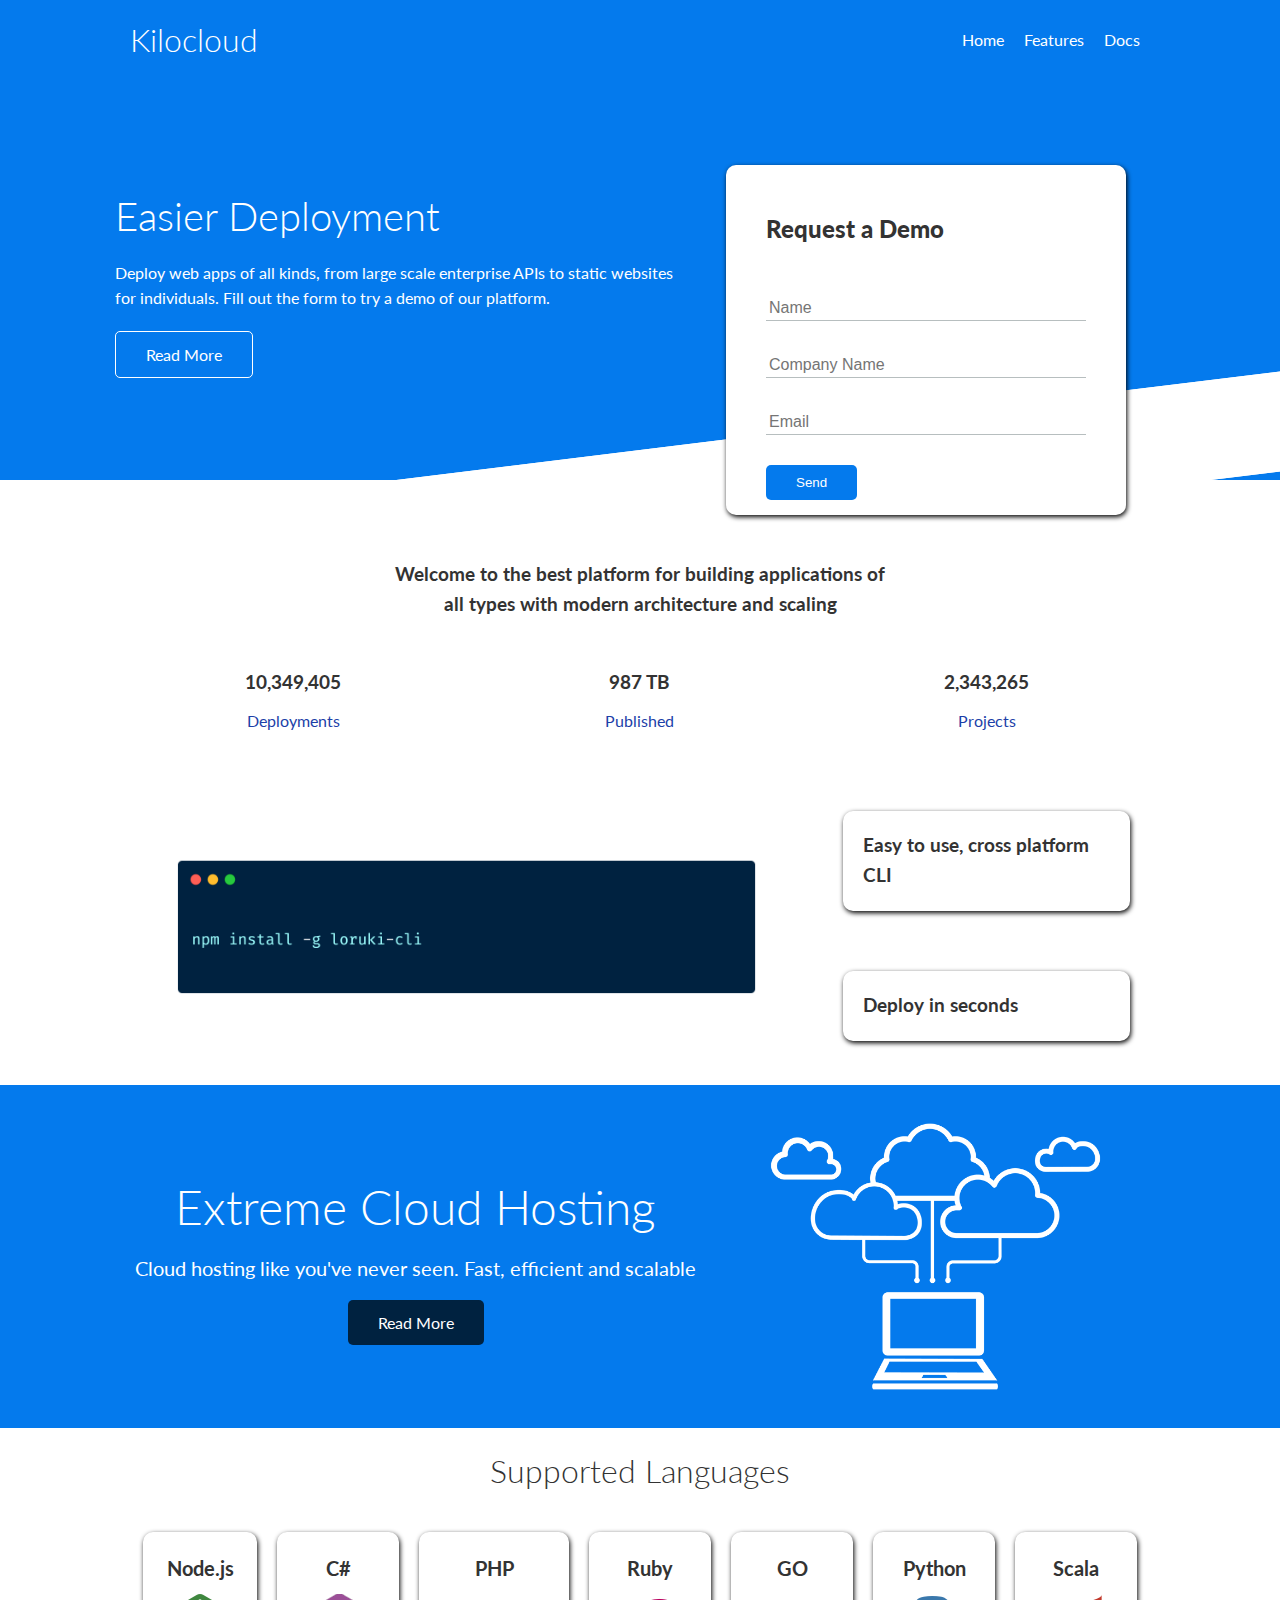
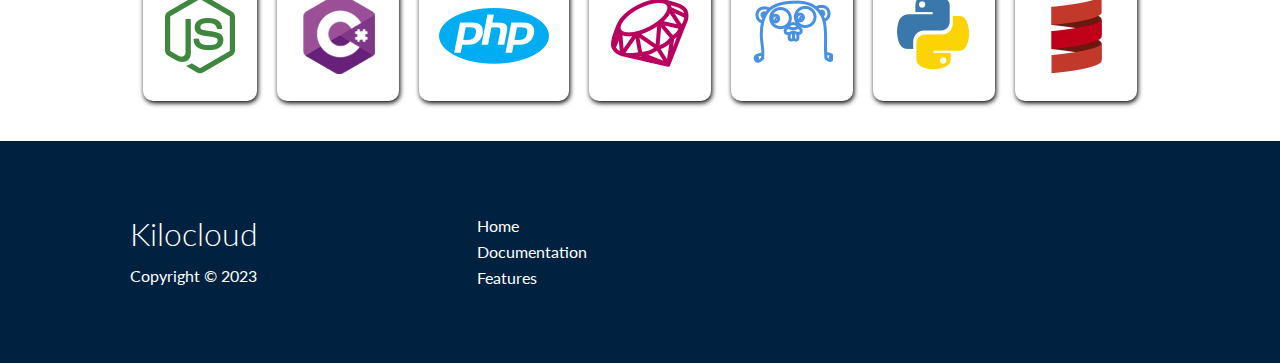
<file: index.html>
<!DOCTYPE html>
<html lang="en">

<head>
    <meta charset="UTF-8">
    <meta http-equiv="X-UA-Compatible" content="IE=edge">
    <meta name="viewport" content="width=device-width, initial-scale=1.0">
    <link rel="stylesheet" href="https://cdnjs.cloudflare.com/ajax/libs/font-awesome/5.15.1/css/all.min.css"
        integrity="sha512-+4zCK9k+qNFUR5X+cKL9EIR+ZOhtIloNl9GIKS57V1MyNsYpYcUrUeQc9vNfzsWfV28IaLL3i96P9sdNyeRssA=="
        crossorigin="anonymous" />
    <link rel="stylesheet" href="css/utils.css">
    <link rel='stylesheet' href="css/style.css" />
    <title>KiloCloud| Cloud Hosting for Everyone</title>
</head>

<body>
    <!-- NavBAr -->
    <div class="navbar">
        <div class="container flex">
            <h1 class="logo">Kilocloud</h1>
            <nav>
                <ul>
                    <li><a href="index.html">Home</a></li>
                    <li><a href="features.html">Features</a></li>
                    <li><a href="docs.html">Docs</a></li>
                </ul>
            </nav>
        </div>
    </div>

    <!-- Showcase -->
    <section class="showcase">
        <div class="container grid">
            <div class="showcase-text">
                <h1>Easier Deployment</h1>
                <p>
                    Deploy web apps of all kinds, from large scale enterprise APIs to static websites for
                    individuals. Fill out the form to try a demo of our platform.
                </p>
                <a href="features.html" class="btn btn-outline">Read More</a>
            </div>
            <div class="showcase-form card">
                <h2>Request a Demo</h2>
                <form name="contact" method="POST" netlify-honeypot="bot-field" data-netlify="true">
                    <input type="hidden" name="form-name" value="contact">
                    <p class="hidden">
                        <label>
                            Don’t fill this out if you’re human: <input name="bot-field" />
                        </label>
                    </p>
                    <div class="form-control">
                        <input type="text" name="name" placeholder="Name" required>
                    </div>
                    <div class="form-control">
                        <input type="text" name="company" placeholder="Company Name" required>
                    </div>
                    <div class="form-control">
                        <input type="email" name="email" placeholder="Email" required>
                    </div>
                    <input type="submit" value="Send" class="btn btn-primary">
                </form>
            </div>
        </div>
    </section>

    <!-- Section -->
    <section class="stats">
        <div class="container">
            <h3 class="stats-heading text-center my-1">
                Welcome to the best platform for building applications of all types with modern architecture and scaling
            </h3>
            <div class="grid grid-3 text-center my-4">
                <div>
                    <i class="fas fa-server fa-3x"></i>
                    <h3>10,349,405</h3>
                    <p class="text-secondary">Deployments</p>
                </div>
                <div>
                    <i class="fas fa-upload fa-3x"></i>
                    <h3>987 TB</h3>
                    <p class="text-secondary">Published</p>
                </div>
                <div>
                    <i class="fas fa-project-diagram fa-3x"></i>
                    <h3>2,343,265</h3>
                    <p class="text-secondary">Projects</p>
                </div>
            </div>
        </div>
    </section>


    <!-- CLI -->
    <section class="cli">
        <div class="container grid">
            <img src="images/cli.png" alt="">
            <div class="card">
                <h3>Easy to use, cross platform CLI</h3>
            </div>
            <div class="card">
                <h3>Deploy in seconds</h3>
            </div>
        </div>
    </section>

    <!-- Cloud -->
    <section class="cloud bg-primary my-2 py-2">
        <div class="container grid">
            <div class="text-center">
                <h2 class="lg">Extreme Cloud Hosting</h2>
                <p class="lead my-1">Cloud hosting like you've never seen. Fast, efficient and scalable</p>
                <a href="features.html" class="btn btn-dark">Read More</a>
            </div>
            <img src="images/cloud.png" alt="">
        </div>
    </section>

    <!-- Languages -->
    <section class="languages">
        <h2 class="md text-center my-2">
            Supported Languages
        </h2>
        <div class="container flex">
            <div class="card">
                <h4>Node.js</h4>
                <img src="images/logos/node.png" alt="">
            </div>
            <div class="card">
                <h4>C#</h4>
                <img src="images/logos/csharp.png" alt="">
            </div>
            <div class="card">
                <h4>PHP</h4>
                <img src="images/logos/php.png" alt="">
            </div>
            <div class="card">
                <h4>Ruby</h4>
                <img src="images/logos/ruby.png" alt="">
            </div>
            <div class="card">
                <h4>GO</h4>
                <img src="images/logos/go.png" alt="">
            </div>
            <div class="card">
                <h4>Python</h4>
                <img src="images/logos/python.png" alt="">
            </div>
            <div class="card">
                <h4>Scala</h4>
                <img src="images/logos/scala.png" alt="">
            </div>
        </div>
    </section>

    <!-- Footer -->
    <footer class="footer bg-dark py-5">
        <div class="container grid grid-3">
            <div>
                <h1>Kilocloud</h1>
                <p>Copyright &copy; 2023</p>
            </div>
            <nav>
                <ul>
                    <li><a href="index.html">Home</a></li>
                    <li><a href="docs.html">Documentation</a></li>
                    <li><a href="features.html">Features</a></li>
                </ul>
            </nav>
            <div class="social">
                <a href="github.html"><i class="fab fa-github fa-2x"></i></a>
                <a href="facebook.html"><i class="fab fa-facebook fa-2x"></i></a>
                <a href="instagram.html"><i class="fab fa-instagram fa-2x"></i></a>
                <a href="instagram.html"><i class="fab fa-twitter fa-2x"></i></a>
            </div>
        </div>
    </footer>
</body>

</html>
</file>
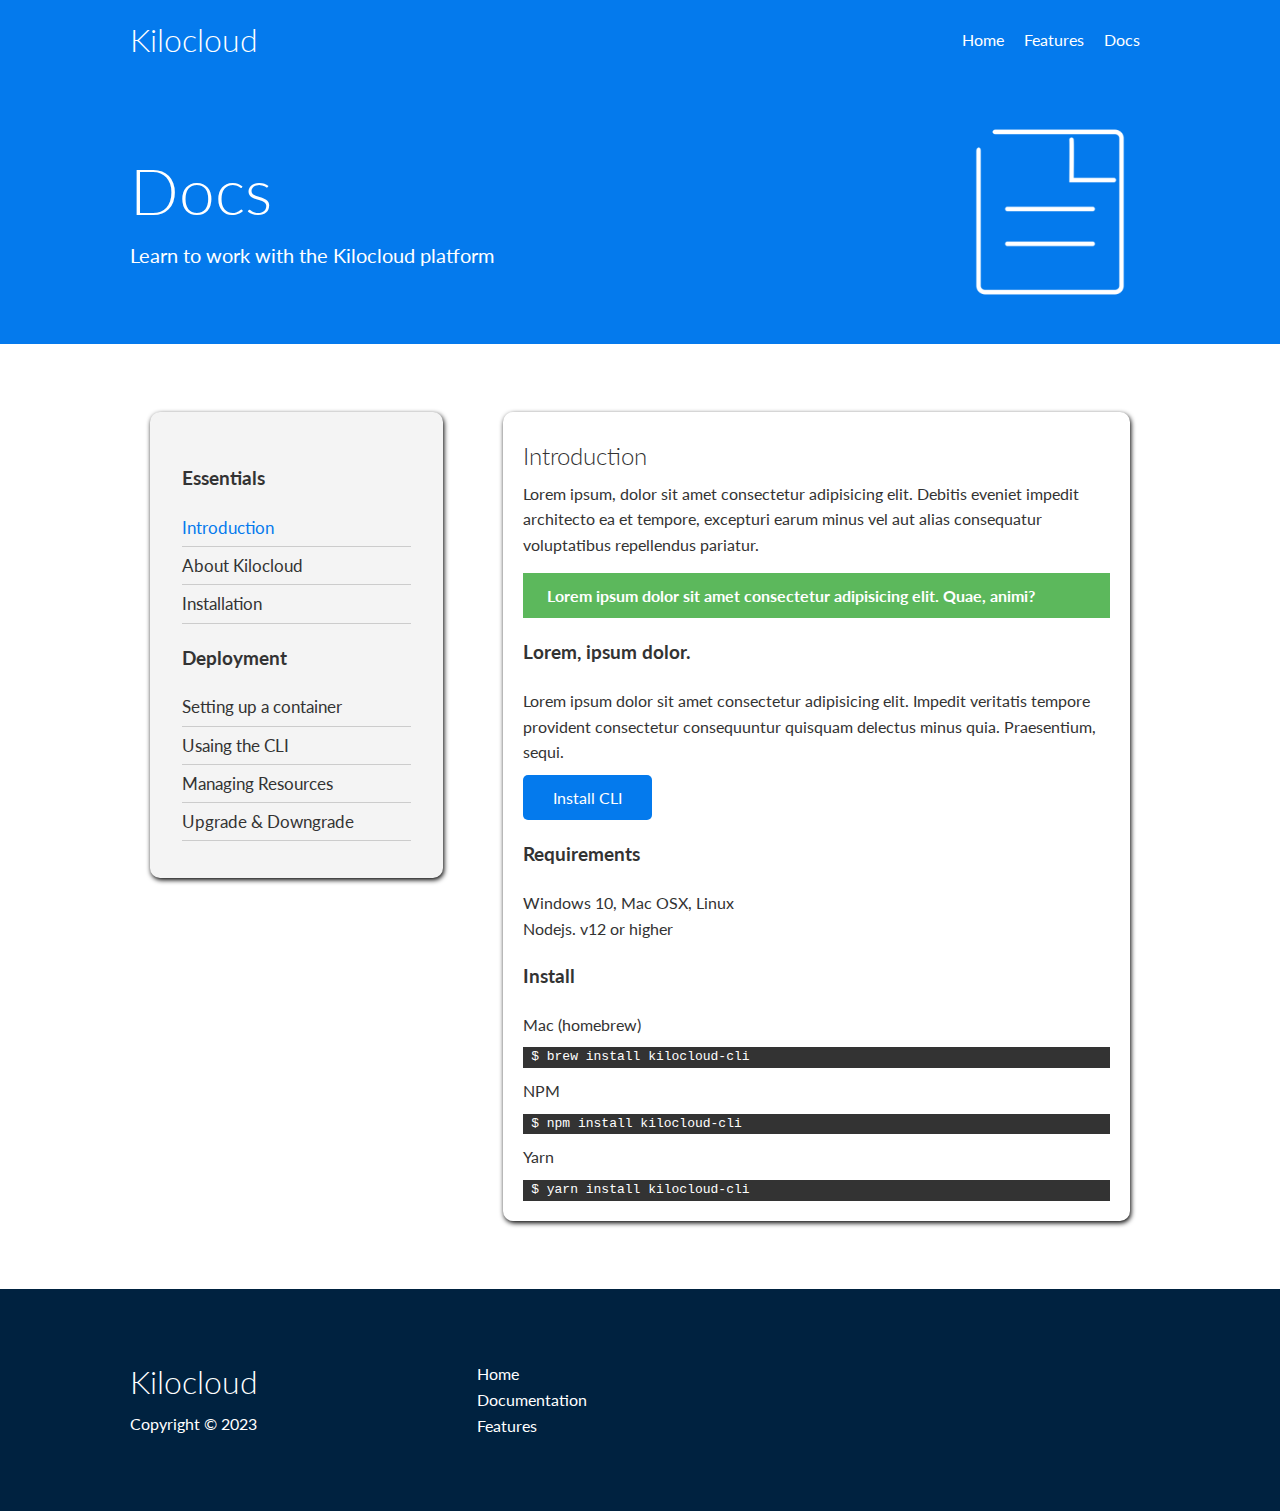
<file: docs.html>
<!DOCTYPE html>
<html lang="en">

<head>
    <meta charset="UTF-8">
    <meta http-equiv="X-UA-Compatible" content="IE=edge">
    <meta name="viewport" content="width=device-width, initial-scale=1.0">
    <link rel="stylesheet" href="https://cdnjs.cloudflare.com/ajax/libs/font-awesome/5.15.1/css/all.min.css"
        integrity="sha512-+4zCK9k+qNFUR5X+cKL9EIR+ZOhtIloNl9GIKS57V1MyNsYpYcUrUeQc9vNfzsWfV28IaLL3i96P9sdNyeRssA=="
        crossorigin="anonymous" />
    <link rel="stylesheet" href="css/utils.css">
    <link rel='stylesheet' href="css/style.css" />
    <title>Kilocloud| Cloud Hosting for Everyone</title>
</head>

<body>
    <!-- NavBAr -->
    <div class="navbar">
        <div class="container flex">
            <h1 class="logo">Kilocloud</h1>
            <nav>
                <ul>
                    <li><a href="index.html">Home</a></li>
                    <li><a href="features.html">Features</a></li>
                    <li><a href="docs.html">Docs</a></li>
                </ul>
            </nav>
        </div>
    </div>

    <!-- Head -->
    <section class="docs-head bg-primary py-3">
        <div class="container grid">
            <div>
                <h1 class="xl">Docs</h1>
                <p class="lead">Learn to work with the Kilocloud platform</p>
            </div>
            <img src="images/docs.png" alt="">
        </div>
    </section>

    <!-- Docs Main -->
    <section class="docs-main my-4">
        <div class="container grid">
            <div class="card bg-light p-3">
                <h3 class="my-2">Essentials</h3>
                <nav>
                    <ul>
                        <li><a class="text-primary" href="">Introduction</a></li>
                        <li><a href="">About Kilocloud</a></li>
                        <li><a href="">Installation</a></li>
                    </ul>
                </nav>

                <h3 class="my-2">Deployment</h3>
                <nav>
                    <ul>
                        <li><a href="">Setting up a container</a></li>
                        <li><a href="">Usaing the CLI</a></li>
                        <li><a href="">Managing Resources</a></li>
                        <li><a href="">Upgrade & Downgrade</a></li>
                    </ul>
                </nav>
            </div>
            <div class="card">
                <h2>Introduction</h2>
                <p>Lorem ipsum, dolor sit amet consectetur adipisicing elit. Debitis eveniet impedit architecto ea et
                    tempore, excepturi earum minus vel aut alias consequatur voluptatibus repellendus pariatur.</p>
                <div class="alert alert-success">
                    <i class="fas fa-info"></i> Lorem ipsum dolor sit amet consectetur adipisicing elit. Quae, animi?
                </div>
                <h3>Lorem, ipsum dolor.</h3>
                <p>Lorem ipsum dolor sit amet consectetur adipisicing elit. Impedit veritatis tempore provident
                    consectetur consequuntur quisquam delectus minus quia. Praesentium, sequi.</p>
                <a href="" class="btn btn-primary">Install CLI</a>
                <h3>Requirements</h3>
                <ul>
                    <li>Windows 10, Mac OSX, Linux</li>
                    <li>Nodejs. v12 or higher</li>
                </ul>
                <h3>Install</h3>
                <p>Mac (homebrew)</p>
                <pre><code> $ brew install kilocloud-cli</code></pre>
                <p>NPM</p>
                <pre><code> $ npm install kilocloud-cli</code></pre>
                <p>Yarn</p>
                <pre><code> $ yarn install kilocloud-cli</code></pre>
            </div>
        </div>
    </section>



    <!-- Footer -->
    <footer class="footer bg-dark py-5">
        <div class="container grid grid-3">
            <div>
                <h1>Kilocloud</h1>
                <p>Copyright &copy; 2023</p>
            </div>
            <nav>
                <ul>
                    <li><a href="index.html">Home</a></li>
                    <li><a href="docs.html">Documentation</a></li>
                    <li><a href="features.html">Features</a></li>
                </ul>
            </nav>
            <div class="social">
                <a href="github.html"><i class="fab fa-github fa-2x"></i></a>
                <a href="facebook.html"><i class="fab fa-facebook fa-2x"></i></a>
                <a href="instagram.html"><i class="fab fa-instagram fa-2x"></i></a>
                <a href="instagram.html"><i class="fab fa-twitter fa-2x"></i></a>
            </div>
        </div>
    </footer>
</body>

</html>
</file>
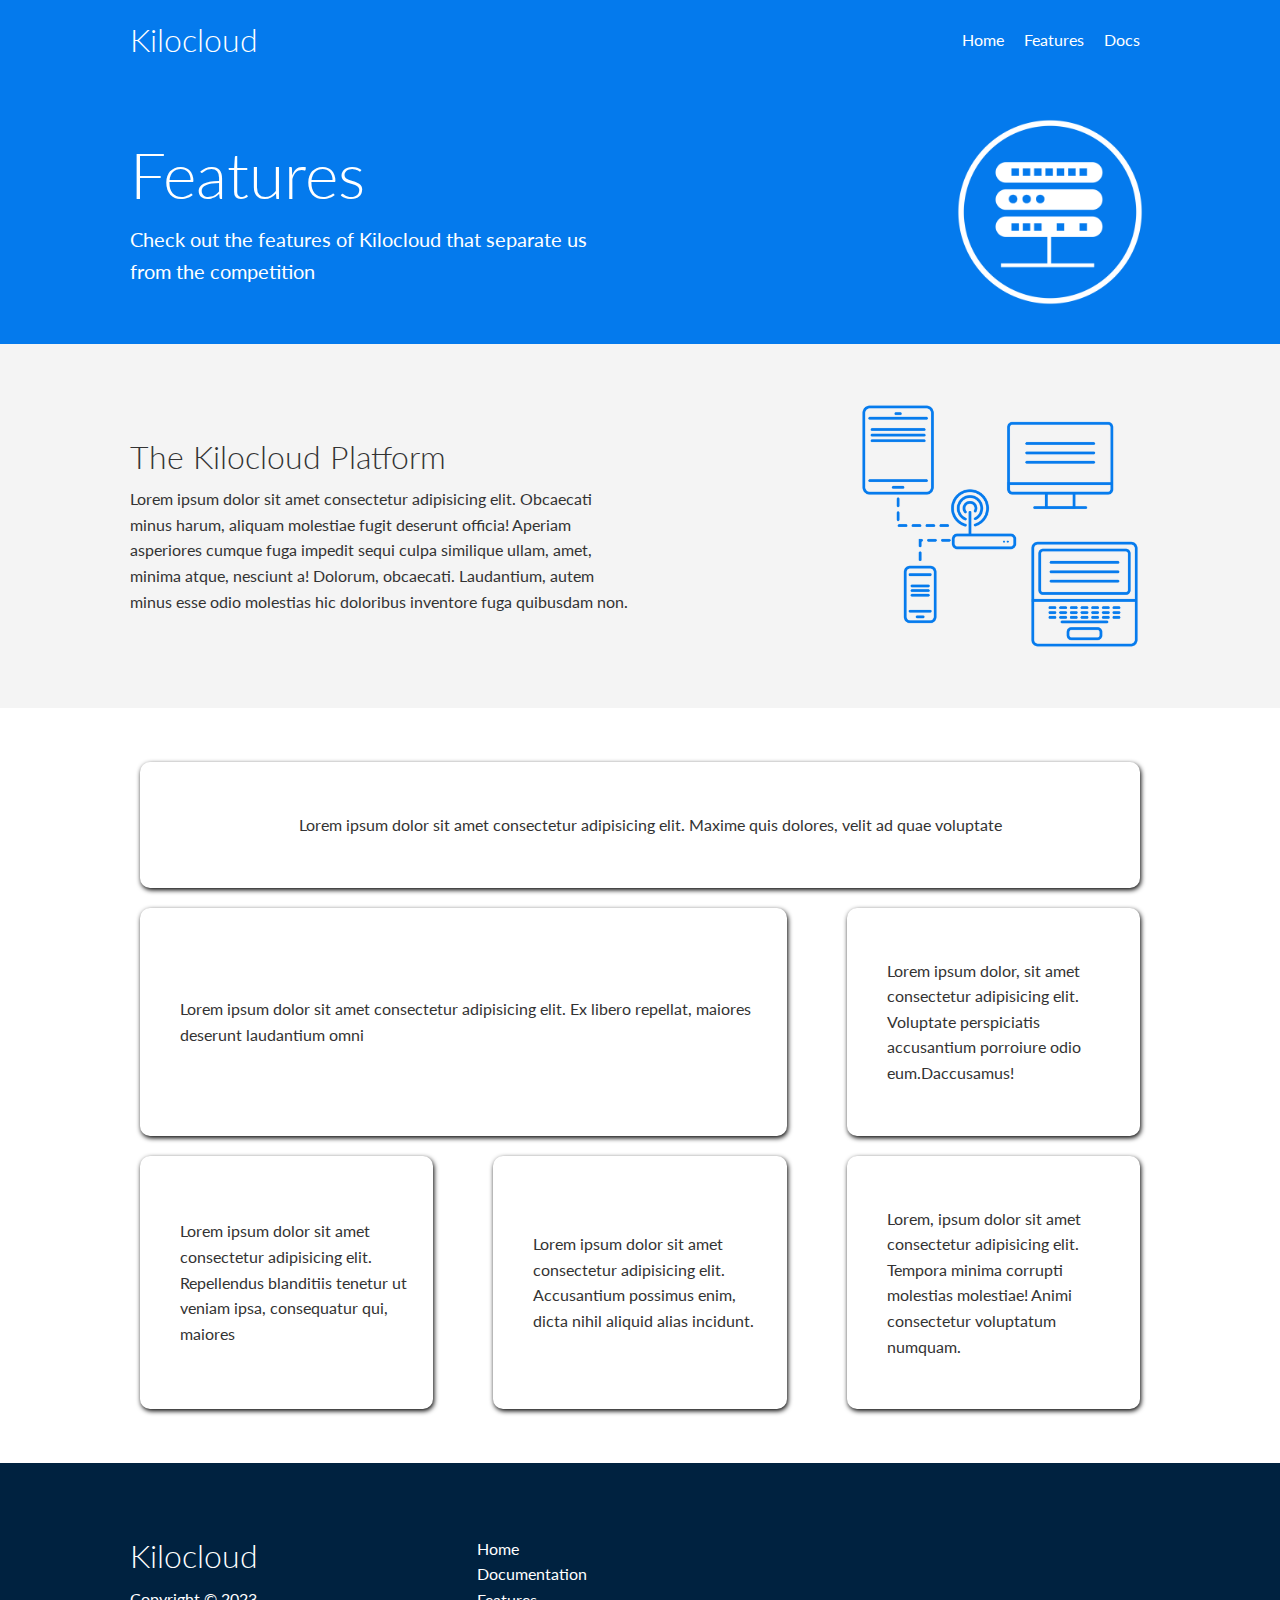
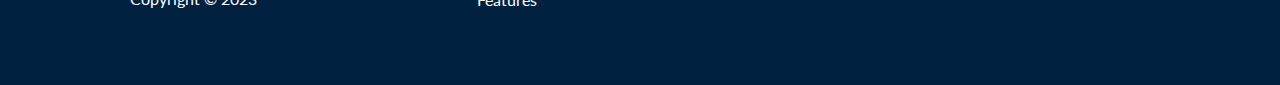
<file: features.html>
<!DOCTYPE html>
<html lang="en">

<head>
    <meta charset="UTF-8">
    <meta http-equiv="X-UA-Compatible" content="IE=edge">
    <meta name="viewport" content="width=device-width, initial-scale=1.0">
    <link rel="stylesheet" href="https://cdnjs.cloudflare.com/ajax/libs/font-awesome/5.15.1/css/all.min.css"
        integrity="sha512-+4zCK9k+qNFUR5X+cKL9EIR+ZOhtIloNl9GIKS57V1MyNsYpYcUrUeQc9vNfzsWfV28IaLL3i96P9sdNyeRssA=="
        crossorigin="anonymous" />
    <link rel="stylesheet" href="css/utils.css">
    <link rel='stylesheet' href="css/style.css" />
    <title>Loruji| Cloud Hosting for Everyone</title>
</head>

<body>
    <!-- NavBAr -->
    <div class="navbar">
        <div class="container flex">
            <h1 class="logo">Kilocloud</h1>
            <nav>
                <ul>
                    <li><a href="index.html">Home</a></li>
                    <li><a href="features.html">Features</a></li>
                    <li><a href="docs.html">Docs</a></li>
                </ul>
            </nav>
        </div>
    </div>

    <!-- Head -->
    <section class="features-head bg-primary py-3">
        <div class="container grid">
            <div>
                <h1 class="xl">Features</h1>
                <p class="lead">Check out the features of Kilocloud that separate us from the competition</p>
            </div>
            <img src="images/server.png" alt="">
        </div>
    </section>

    <!-- Sub-head -->
    <section class="features-sub-head bg-light py-3">
        <div class="container grid">
            <div>
                <h1 class="md">The Kilocloud Platform</h1>
                <p>Lorem ipsum dolor sit amet consectetur adipisicing elit. Obcaecati minus harum, aliquam molestiae
                    fugit deserunt officia! Aperiam asperiores cumque fuga impedit sequi culpa similique ullam, amet,
                    minima atque, nesciunt a! Dolorum, obcaecati. Laudantium, autem minus esse odio molestias hic
                    doloribus inventore fuga quibusdam non.</p>
            </div>
            <img src="images/server2.png" alt="">
        </div>
    </section>

    <!-- Features-Main -->
    <section class="features-main my-2">
        <div class="container grid grid-3">
            <div class="card flex">
                <i class="fas fa-server fa-3x"></i>
                <p>Lorem ipsum dolor sit amet consectetur adipisicing elit. Maxime quis dolores, velit ad quae voluptate
                </p>
            </div>
            <div class="card flex">
                <i class="fas fa-database fa-3x"></i>
                <p>Lorem ipsum dolor sit amet consectetur adipisicing elit. Ex libero repellat, maiores deserunt
                    laudantium omni</p>
            </div>
            <div class="card flex">
                <i class="fas fa-power-off fa-3x"></i>
                <p>Lorem ipsum dolor, sit amet consectetur adipisicing elit. Voluptate perspiciatis accusantium
                    porroiure odio eum.Daccusamus!</p>
            </div>
            <div class="card flex">
                <i class="fas fa-laptop fa-3x"></i>
                <p>Lorem ipsum dolor sit amet consectetur adipisicing elit. Repellendus blanditiis tenetur ut veniam
                    ipsa, consequatur qui, maiores</p>
            </div>
            <div class="card flex">
                <i class="fas fa-network-wired fa-3x"></i>
                <p>Lorem ipsum dolor sit amet consectetur adipisicing elit. Accusantium possimus enim, dicta nihil
                    aliquid alias incidunt.
                </p>
            </div>
            <div class="card flex">
                <i class="fas fa-upload fa-3x"></i>
                <p>Lorem, ipsum dolor sit amet consectetur adipisicing elit. Tempora minima corrupti molestias
                    molestiae! Animi consectetur voluptatum numquam.</p>
            </div>
        </div>
    </section>


    <!-- Footer -->
    <footer class="footer bg-dark py-5">
        <div class="container grid grid-3">
            <div>
                <h1>Kilocloud</h1>
                <p>Copyright &copy; 2023</p>
            </div>
            <nav>
                <ul>
                    <li><a href="index.html">Home</a></li>
                    <li><a href="docs.html">Documentation</a></li>
                    <li><a href="features.html">Features</a></li>
                </ul>
            </nav>
            <div class="social">
                <a href="github.html"><i class="fab fa-github fa-2x"></i></a>
                <a href="facebook.html"><i class="fab fa-facebook fa-2x"></i></a>
                <a href="instagram.html"><i class="fab fa-instagram fa-2x"></i></a>
                <a href="instagram.html"><i class="fab fa-twitter fa-2x"></i></a>
            </div>
        </div>
    </footer>
</body>

</html>
</file>
<file: css/utils.css>
/* UTILITIES */
.container {
    max-width: 1100px;
    margin: 0 auto;
    overflow: auto;
    padding: 0 40px;
}

.lead {
    font-size: 20px;
}

.sm {
    font-size: 1rem;
}

.md {
    font-size: 2rem;
}

.lg {
    font-size: 3rem;
}

.xl {
    font-size: 4rem;
}

.flex {
    display: flex;
    flex-direction: row;
    justify-content: center;
    align-items: center;
    height: 100%;
    /* align-items:center;
    align items to centre vertically */

    /* justify-content: center;
    align to center  horizonatally */
}

.card {
    background-color: #fff;
    color: #333;
    border-radius: 10px;
    box-shadow: 1px 2px 5px rgba(0, 0, 0, 1.5);
    /* 
    box shadow props
    first - horizontal offset
    second - vertical offset
    third - blur
    last - colour 
    */
    padding: 20px;
    margin: 20px;
}

.btn {
    display: inline-block;
    padding: 10px 30px;
    border-radius: 5px;
    cursor: pointer;
    background: var(--primary-color);
    color: #fff;
    border: none;
}

.btn-outline {
    background-color: transparent;
    border: 1px #fff solid;
}

.btn:hover {
    transform: scale(0.98);
}

/* Backgrounds & Coloured buttons */
.bg-primary,
.btn-primary {
    background-color: var(--primary-color);
    color: #fff;
}

.bg-secondary,
.btn-secondary {
    background-color: var(--secondary-color);
    color: #fff;
}

.bg-dark,
.btn-dark {
    background-color: var(--dark-color);
    color: #fff;
}

.bg-light,
.btn-light {
    background-color: var(--light-color);
    color: #333;
}


.bg-primary a,
.btn-primary a,
.bg-secondary a,
.btn-secondary a,
.bg-dark a,
.btn-dark a {
    color: #fff;
}


/* Text- Sizes */

.text-primary {
    color: var(--primary-color);
}

.text-secondary {
    color: var(--secondary-color);
}

.text-dark {
    color: var(--dark-color);
}

.text-light {
    color: var(--light-color);
}


.grid {
    display: grid;
    grid-template-columns: repeat(2, 1fr);
    gap: 20px;
    height: 100%;
    justify-content: center;
    align-items: center;
}

.grid-3 {
    grid-template-columns: repeat(3, 1fr);
}



.text-center {
    text-align: center;
}

/* Alert */
.alert i {
    padding: 2px
}

.alert {
    background-color: var(--light-color);
    padding: 10px 20px;
    font-weight: bold;
    margin: 15px 0;
}

.alert-success {
    background-color: var(--success-color);
    color: #fff;
}

.alert-error {
    background-color: var(--error-color);
    color: #fff;
}

/* Margin */
.my-1 {
    margin: 1rem 0;
}

.my-2 {
    margin: 1.5rem 0;
}

.my-3 {
    margin: 2rem 0;
}

.my-4 {
    margin: 3rem 0;
}

.my-5 {
    margin: 4rem 0;
}


.m-1 {
    margin: 1rem;
}

.m-2 {
    margin: 1.5rem;
}

.m-3 {
    margin: 2rem;
}

.m-4 {
    margin: 3rem;
}

.m-5 {
    margin: 4rem;
}

/* Padding */
.py-1 {
    padding: 1rem 0;
}

.py-2 {
    padding: 1.5rem 0;
}

.py-3 {
    padding: 2rem 0;
}

.py-4 {
    padding: 3rem 0;
}

.py-5 {
    padding: 4rem 0;
}


.p-1 {
    padding: 1rem;
}

.p-2 {
    padding: 1.5rem;
}

.p-3 {
    padding: 2rem;
}

.p-4 {
    padding: 3rem;
}

.p-5 {
    padding: 4rem;
}
</file>
<file: css/style.css>
@import url('https://fonts.googleapis.com/css2?family=Lato:wght@300&family=Work+Sans:wght@400;700;900&display=swap');

:root {
    --primary-color: #047aed;
    --secondary-color: #1c3fa8;
    --dark-color: #002240;
    --light-color: #f4f4f4;
    --success-color: #5cb85c;
    --error-color: #d9534f;
}

* {
    box-sizing: border-box;
    padding: 0;
    margin: 0;
}

body {
    font-family: "Lato", sans-serif;
    color: #333;
    line-height: 1.6;
}

ul {
    list-style: none;
}

a {
    text-decoration: none;
    color: #333;
}

h1,
h2 {
    font-weight: 300;
    line-height: 1.2;
    /* top and bottommargin 10px, left and right 0 */
    margin: 10px 0;
}

p {
    margin: 10px 0;
}

img {
    width: 100%;
}


pre,
code {
    background: #333;
    color: #fff;
}

.hidden {
    visibility: hidden;
    height: 0;
}

/* NAVBAR Styling */
.navbar {
    background-color: var(--primary-color);
    color: #fff;
    height: 80px;

}

.navbar ul {
    display: flex;
}

.navbar a {
    color: white;
    padding: 5px;
    margin: 0 5px;
}

.navbar a:hover {
    /* border: 2px white solid; */
    border-bottom: 2px white solid;

}

.navbar .flex {
    justify-content: space-between;
}


/* SHOWCASE */
.showcase {
    height: 400px;
    background-color: var(--primary-color);
    color: #fff;
    position: relative;
}

.showcase p {
    margin: 20px 0;
}

.showcase h2 {
    font-weight: 900
}

.showcase .grid {
    grid-template-columns: 55% 45%;
    gap: 30px;
    overflow-x: hidden;
    overflow: visible;
}

.showcase h1 {
    font-size: 40px;
}

.showcase-text {
    animation: slideInFromLeft 1s ease-in;
}

.showcase-form {
    position: relative;
    top: 60px;
    height: 350px;
    width: 400px;
    padding: 40px;
    z-index: 100;
    animation: slideInFromRight 1s ease-in;
    /* justify-self: flex-end; */
}

.showcase-form .form-control {
    margin: 30px 0;
}

.showcase-form input[type="text"],
.showcase-form input[type="email"] {
    border: 0;
    border-bottom: 1px solid rgb(183, 190, 191);
    width: 100%;
    padding: 3px;
    font-size: 16px;
}

.showcase-form input:focus {
    /* border: deeppink; */
    outline: none;
    border: 0;
    border-bottom: 1px solid black;
}

.showcase::before,
.showcase::after {
    content: "";
    position: absolute;
    height: 100px;
    bottom: -70px;
    right: 0;
    left: 0;
    background-color: #fff;
    -webkit-transform: skewY(-7deg);
    -moz-transform: skewY(-7deg);
    -ms-transform: skewY(-7deg);
}

/* STATS */
.stats {
    padding-top: 80px;
    position: relative;
    z-index: 50;
    animation: slideInFromBottom 1s ease-in;
}

.stats-heading {
    max-width: 500px;
    margin: auto;

}

.stats grid h3 {
    font-size: 35px;
}

.stats grid p {
    font-size: 20px;
    font-weight: bold;
}

.cli .grid {
    grid-template-columns: repeat(3, 1fr);
    grid-template-rows: repeat(2, 1frs);
    /* grid-template-rows: ; */
}

/* Apply to the first child of the section that ".cli .grid" applies to */
.cli .grid>*:first-child {
    /* Item spans accros the grid from column 1 to column 2 */
    grid-column: 1/ span 2;
    /* Item spans accros the grid from row 1 to row 2 */
    grid-row: 1/ span 2;
}

/* Cloud */
.cloud .grid {
    grid-template-columns: 4fr 3fr;
}


/* Languages */

.languages .flex {
    flex-wrap: wrap;
}

.languages .card {
    text-align: center;
    margin: 18px 10px 40px;
    /* This specify how the item changes into a specified transform property */
    transition: transform 0.2s ease-in
}

.languages .card h4 {
    font-size: 20px;
    margin-bottom: 10px;
}

.languages .card:hover {
    /* Moves the item along the Y axis */
    transform: translateY(-15px)
}

/* Features */
.features-head img,
.docs-head img {
    width: 200px;

    /* justify-self justifies a flex or grid item specifically */
    justify-self: flex-end;
}

.features-sub-head img {
    width: 300px;
    justify-self: flex-end;
}

/* ">" targets the initial item, in this case th icon */
.features-main .card>i {
    margin-right: 20px;
}

.features-main .grid {
    padding: 30px;
}

.features-main .grid>*:first-child {
    grid-column: 1/ span 3;
}


.features-main .grid>*:nth-child(2) {
    grid-column: 1/ span 2;
}


/* DOCS */
.docs-main h3 {
    margin: 20px 0;
}

.docs-main .grid {
    grid-template-columns: 1fr 2fr;
    align-items: flex-start;
}

.docs-main nav li {
    font-size: 17px;
    padding-bottom: 5px;
    margin-bottom: 5px;
    border-bottom: 1px #ccc solid;
}

.docs-main a:hover {
    font-weight: bold;
}

/* Footer */
.footer .social a {
    margin: 0 10px;
}


/* Animations */
@keyframes slideInFromLeft {
    0% {
        transform: translateX(-100%);
    }

    100% {
        transform: translateX(0);
    }
}

@keyframes slideInFromRight {
    0% {
        transform: translateX(100%);
    }

    100% {
        transform: translateX(0);
    }
}

@keyframes slideInFromTop {
    0% {
        transform: translateY(-100%);
    }

    100% {
        transform: translateY(0);
    }
}

@keyframes slideInFromBottom {
    0% {
        transform: translateY(100%);
    }

    100% {
        transform: translateY(0);
    }
}

/* Tablets and Under */
@media(max-width: 768px) {

    .features-main .grid,
    .docs-main .grid,
    .grid,
    .showcase .grid,
    .stats .grid,
    .cli .grid,
    .cloud .grid {
        grid-template-columns: 1fr;
        grid-template-rows: 1fr;
    }

    .showcase {
        height: auto;
    }

    .showcase-text {
        text-align: center;
        margin-top: 40px;
        animation: slideInFromTop 1s ease-in;
    }

    .showcase-form {
        justify-self: center;
        animation: slideInFromBottom 1s ease-in;
    }

    /* Apply to the first child of the section that ".cli .grid" applies to */
    .cli .grid>*:first-child {
        /* Item spans accros the grid from column 1 to column 2 */
        grid-column: 1;
        /* Item spans accros the grid from row 1 to row 2 */
        grid-row: 1;
    }

    .features-head,
    .features-sub-head,
    .docs-head {
        text-align: center;
    }

    .features-head img,
    .features-sub-head img,
    .docs-head img {
        justify-self: center;
    }

    .features-main .grid>*:first-child,
    .features-main .grid>*:nth-child(2) {
        grid-column: 1;
    }

}

/* Mobile */
@media(max-width: 500px) {
    .navbar {
        height: 130px;
    }

    .navbar .flex {
        flex-direction: column;
        /* overflow-y: visible */
    }

    .navbar ul {
        padding: 5px;
        background-color: rgba(0, 0, 0, 0.1);
        border-radius: 10px;
    }

    .showcase h2 {
        font-size: 20px;
        font-weight: bold;
    }
}
</file>
